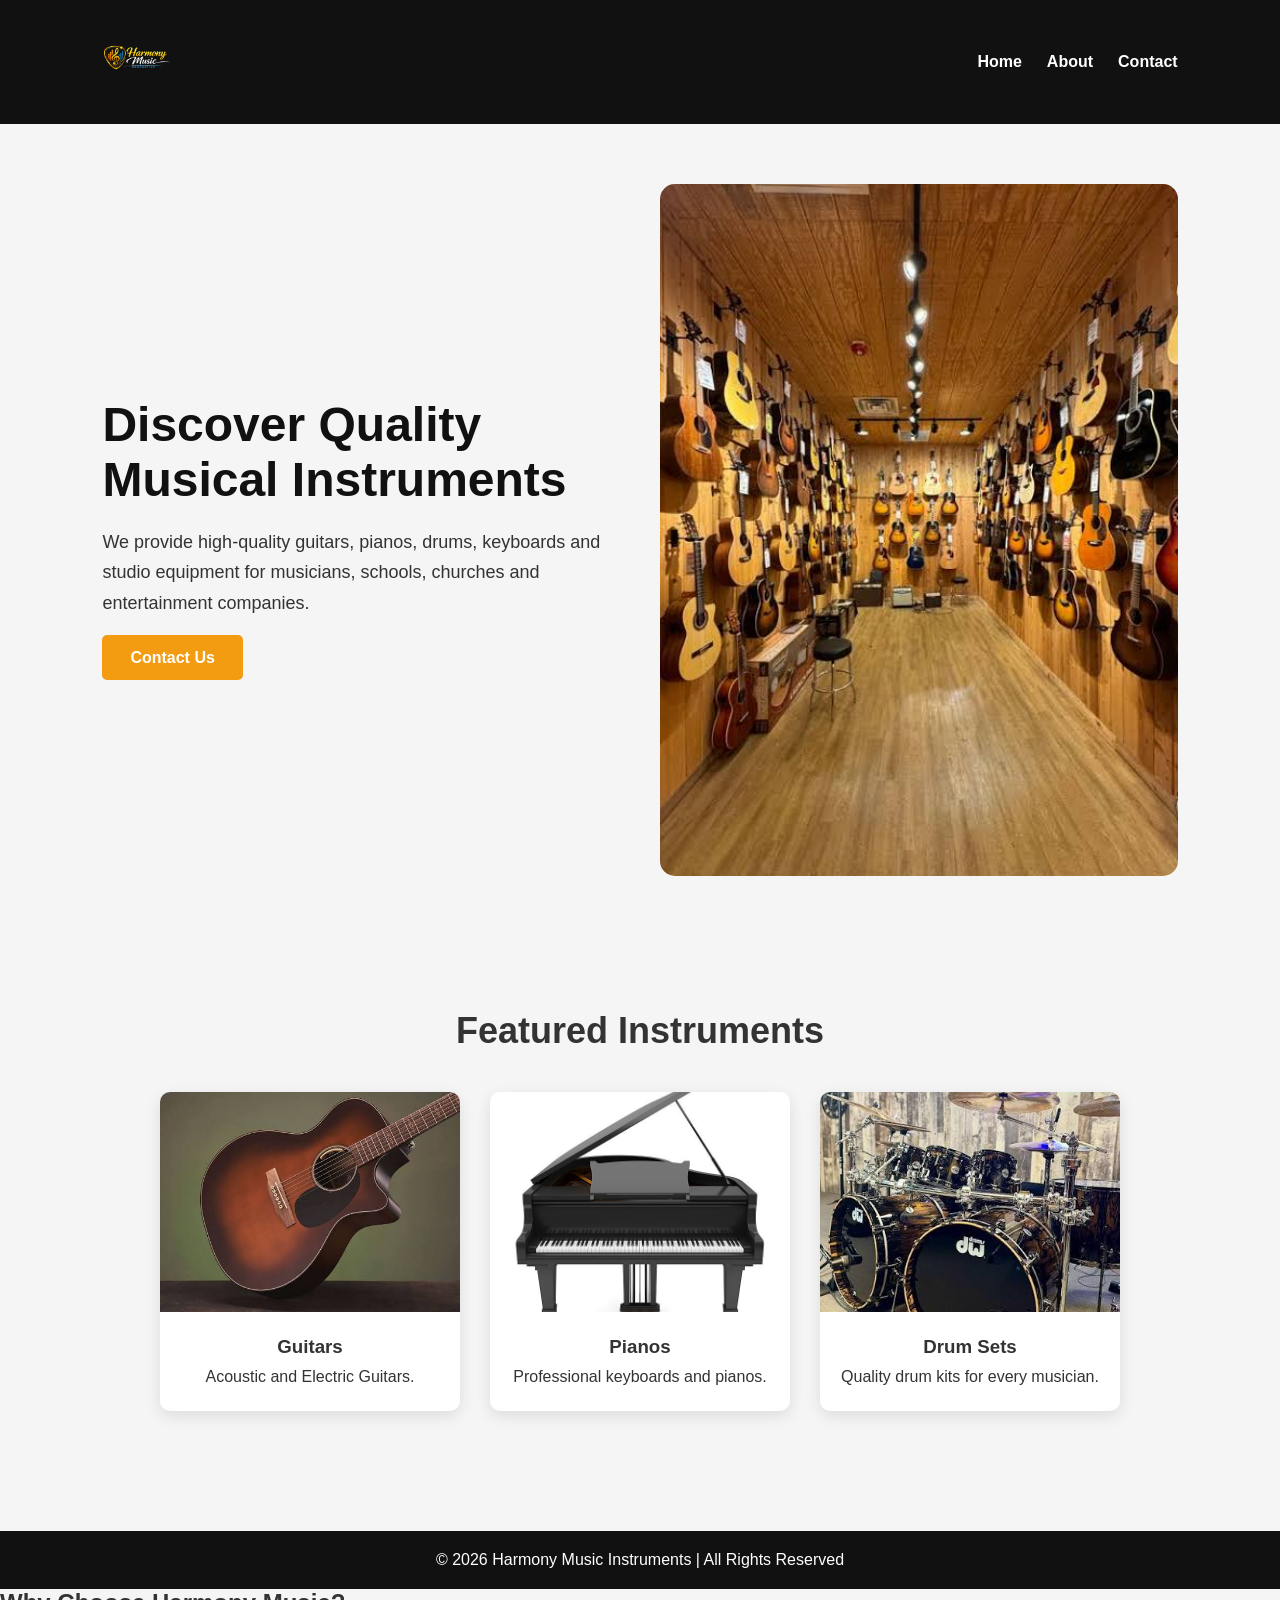
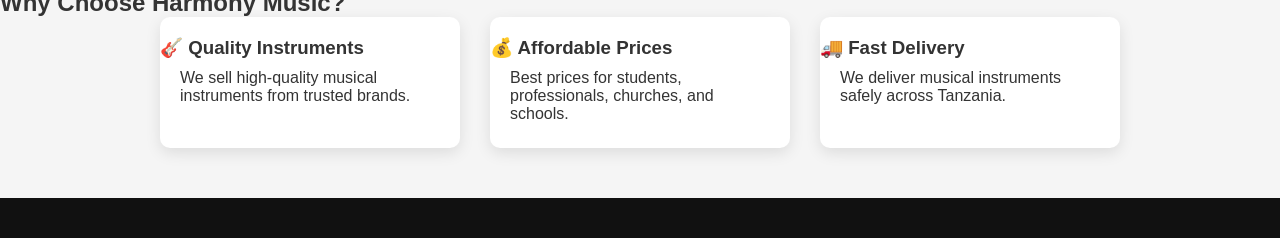
<file: index.html>
<!DOCTYPE html>
<html lang="en">
<head>
    <meta charset="UTF-8">
    <meta name="viewport" content="width=device-width, initial-scale=1.0">
    <title>Harmony Music Instruments</title>

    <link rel="stylesheet" href="style.css">
</head>
<body>

<header>

    <div class="logo">
        
    <img src="image/logo.png" alt="Harmony Music Logo">
    </div>

    <nav>
        <ul>
            <li><a href="index.html">Home</a></li>
            <li><a href="about.html">About</a></li>
            <li><a href="contact.html">Contact</a></li>
        </ul>
    </nav>

</header>

<section class="hero">

    <div class="hero-text">

        <h1>Discover Quality Musical Instruments</h1>

        <p>
            We provide high-quality guitars, pianos, drums,
            keyboards and studio equipment for musicians,
            schools, churches and entertainment companies.
        </p>

        <a href="contact.html" class="btn">
            Contact Us
        </a>

    </div>

    <div class="hero-image">

        <img src="image/hero.jpg" alt="Music Instruments">

    </div>

</section>

<section class="products">

<h2>Featured Instruments</h2>

<div class="cards">

<div class="card">

<img src="image/guitar.jpg" alt="Guitar">

<h3>Guitars</h3>

<p>Acoustic and Electric Guitars.</p>

</div>

<div class="card">

<img src="image/piano.jpg" alt="Piano">

<h3>Pianos</h3>

<p>Professional keyboards and pianos.</p>

</div>

<div class="card">

<img src="image/drums.jpg" alt="Drums">

<h3>Drum Sets</h3>

<p>Quality drum kits for every musician.</p>

</div>

</div>

</section>

<footer>

<p>
© 2026 Harmony Music Instruments | All Rights Reserved
</p>

</footer>

<script src="script.js"></script>
<section class="why-us">

    <h2>Why Choose Harmony Music?</h2>

    <div class="cards">

        <div class="card">
            <h3>🎸 Quality Instruments</h3>
            <p>We sell high-quality musical instruments from trusted brands.</p>
        </div>

        <div class="card">
            <h3>💰 Affordable Prices</h3>
            <p>Best prices for students, professionals, churches, and schools.</p>
        </div>

        <div class="card">
            <h3>🚚 Fast Delivery</h3>
            <p>We deliver musical instruments safely across Tanzania.</p>
        </div>

    </div>

</section>
</section>

<footer>

</body>
</html>
</file>
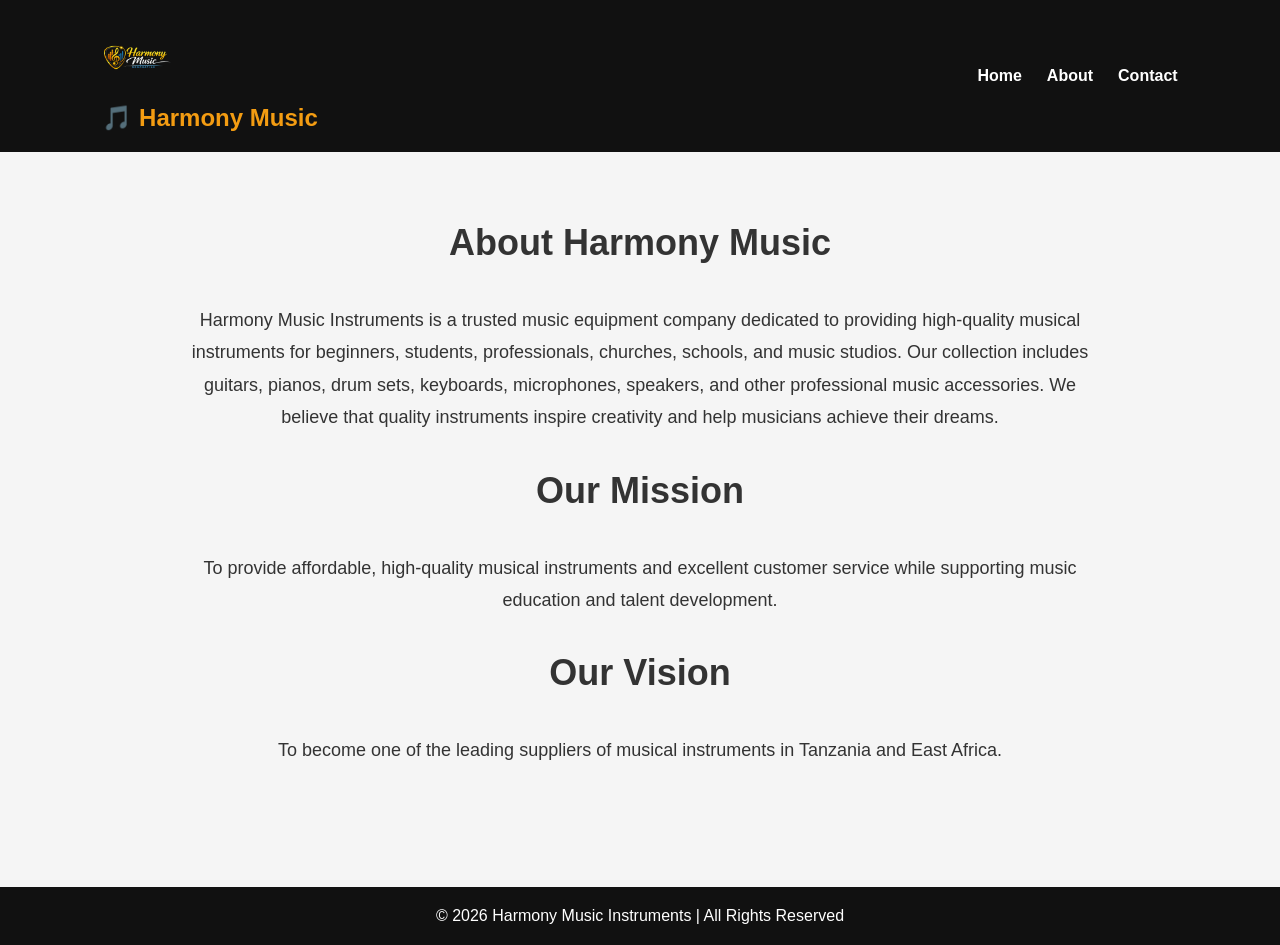
<file: about.html>
<!DOCTYPE html>
<html lang="en">
<head>
    <meta charset="UTF-8">
    <meta name="viewport" content="width=device-width, initial-scale=1.0">
    <title>About Us | Harmony Music Instruments</title>
    <link rel="stylesheet" href="style.css">
</head>
<body>

<header>

    <div class="logo">
        
      <img src="image/logo.png" alt="Harmony Music Logo">

        
            <h2>🎵 Harmony Music</h2>
    
    </div>

    <nav>
        <ul>
            <li><a href="index.html">Home</a></li>
            <li><a href="about.html">About</a></li>
            <li><a href="contact.html">Contact</a></li>
        </ul>
    </nav>

</header>

<section class="products">

    <h2>About Harmony Music</h2>

    <p style="max-width:900px; margin:auto; line-height:1.8; font-size:18px;">

        Harmony Music Instruments is a trusted music equipment company
        dedicated to providing high-quality musical instruments for
        beginners, students, professionals, churches, schools, and music studios.

        Our collection includes guitars, pianos, drum sets, keyboards,
        microphones, speakers, and other professional music accessories.

        We believe that quality instruments inspire creativity and help
        musicians achieve their dreams.

    </p>

    <br><br>

    <h2>Our Mission</h2>

    <p style="max-width:900px; margin:auto; line-height:1.8; font-size:18px;">
        To provide affordable, high-quality musical instruments and
        excellent customer service while supporting music education
        and talent development.
    </p>

    <br><br>

    <h2>Our Vision</h2>

    <p style="max-width:900px; margin:auto; line-height:1.8; font-size:18px;">
        To become one of the leading suppliers of musical instruments
        in Tanzania and East Africa.
    </p>

</section>

<footer>

<p>© 2026 Harmony Music Instruments | All Rights Reserved</p>

</footer>

</body>
</html>
</file>
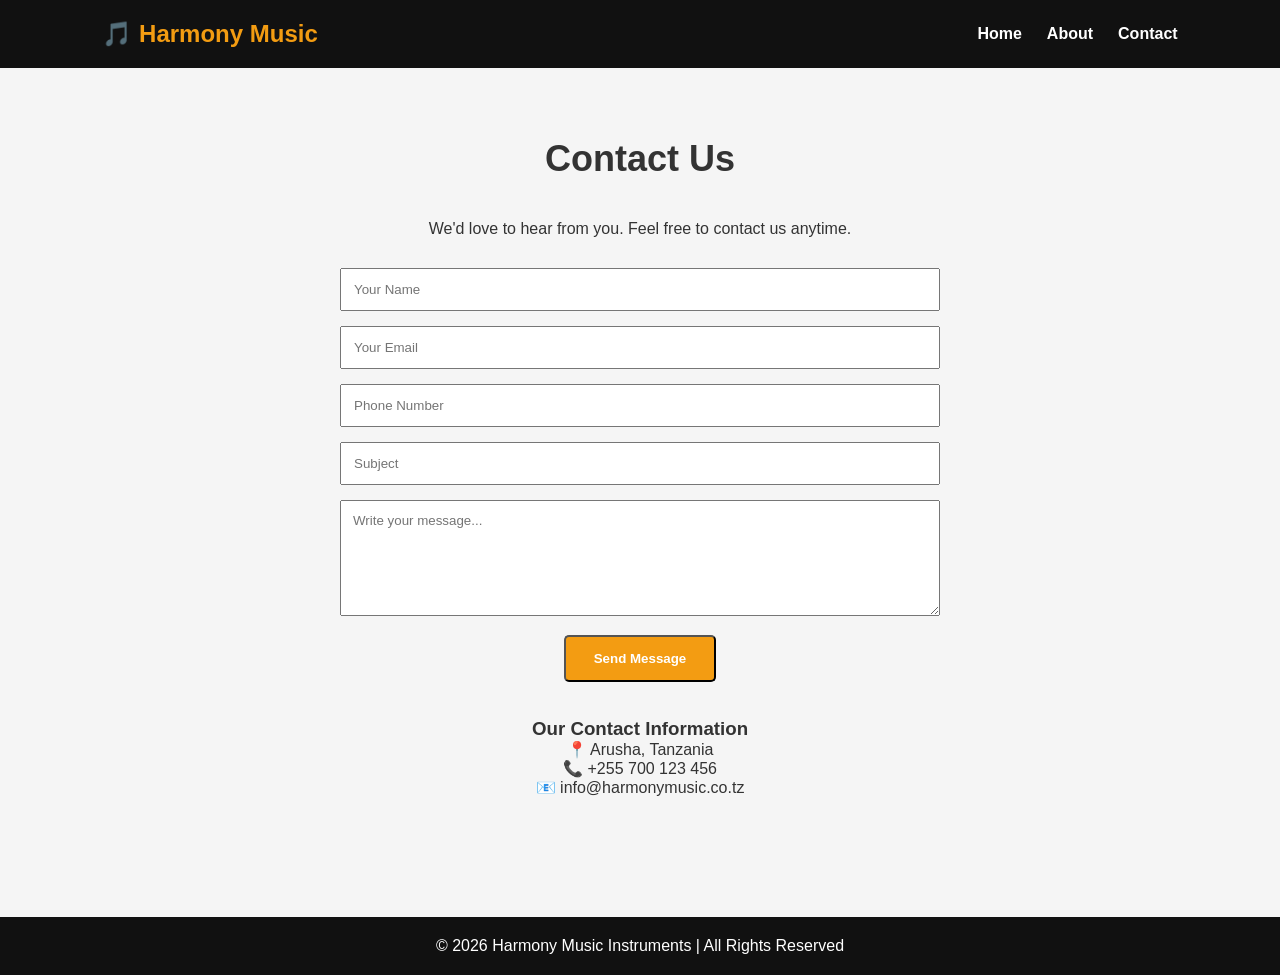
<file: contact.html>
<!DOCTYPE html>
<html lang="en">
<head>
    <meta charset="UTF-8">
    <meta name="viewport" content="width=device-width, initial-scale=1.0">
    <title>Contact Us | Harmony Music Instruments</title>
    <link rel="stylesheet" href="style.css">
</head>
<body>

<header>

    <div class="logo">
        <h2>🎵 Harmony Music</h2>
    </div>

    <nav>
        <ul>
            <li><a href="index.html">Home</a></li>
            <li><a href="about.html">About</a></li>
            <li><a href="contact.html">Contact</a></li>
        </ul>
    </nav>

</header>

<section class="products">

    <h2>Contact Us</h2>

    <p style="margin-bottom:30px;">
        We'd love to hear from you. Feel free to contact us anytime.
    </p>

    <div style="max-width:600px; margin:auto;">

        <form>

            <input type="text"
                   placeholder="Your Name"
                   required
                   style="width:100%;padding:12px;margin-bottom:15px;">

            <input type="email"
                   placeholder="Your Email"
                   required
                   style="width:100%;padding:12px;margin-bottom:15px;">
            <input type="tel"
                   placeholder="Phone Number"
                   required
                   style="width:100%;padding:12px;margin-bottom:15px;">

            <input type="text"
                   placeholder="Subject"
                   style="width:100%;padding:12px;margin-bottom:15px;">

            <textarea
                placeholder="Write your message..."
                rows="6"
                style="width:100%;padding:12px;margin-bottom:15px;"></textarea>

            <button class="btn" type="submit">
                Send Message
            </button>

        </form>

    </div>

    <br><br>

    <h3>Our Contact Information</h3>

    <p>📍 Arusha, Tanzania</p>
    <p>📞 +255 700 123 456</p>
    <p>📧 info@harmonymusic.co.tz</p>

</section>

<footer>

<p>© 2026 Harmony Music Instruments | All Rights Reserved</p>

</footer>

</body>
</html>
</file>
<file: style.css>
*{
    margin:0;
    padding:0;
    box-sizing:border-box;
    font-family:Arial, Helvetica, sans-serif;
}

body{

    background:#f5f5f5;
    color:#333;
}



header{
    background:#111;
    color:white;
    display:flex;
    justify-content:space-between;
    align-items:center;
    padding:20px 8%;
    position:sticky;
    top:0;
}

.logo h2{
    color:#f39c12;    
}
.logo img{
    width:80px;
    height:80px;
    object-fit:cover;
    border-radius:50%;
}
nav ul{
    list-style:none;
    display:flex;
}

nav ul li{
    margin-left:25px;
}

nav ul li a{
    color:white;
    text-decoration:none;
    font-weight:bold;
    transition:.3s;
}

nav ul li a:hover{
    color:#f39c12;
}



.hero{
    display:flex;
    justify-content:space-between;
    align-items:center;
    padding:60px 8%;
    gap:40px;
}

.hero-text{
    flex:1;
}

.hero-text h1{
    font-size:48px;
    margin-bottom:20px;
    color:#111;
}

.hero-text p{
    font-size:18px;
    line-height:1.7;
    margin-bottom:30px;
}

.btn{
    background:#f39c12;
    color:white;
    padding:14px 28px;
    text-decoration:none;
    border-radius:5px;
    font-weight:bold;
}

.btn:hover{
    background:#d68910;
}

.hero-image{
    flex:1;
}

.hero-image img{
    width:100%;
    border-radius:15px;
}



.products{
    padding:70px 8%;
    text-align:center;
}

.products h2{
    font-size:36px;
    margin-bottom:40px;
}

.cards{
    display:flex;
    justify-content:center;
    gap:30px;
    flex-wrap:wrap;
}

.card{
    background:white;
    width:300px;
    border-radius:10px;
    overflow:hidden;
    box-shadow:0 5px 15px rgba(0,0,0,.1);
    transition:.3s;
}

.card:hover{
    .card{
    background:white;
    width:300px;
    border-radius:10px;
    overflow:hidden;
    box-shadow:0 5px 15px rgba(0,0,0,.1);
    transition:0.4s;
}

.card:hover{
    transform:translateY(-10px) scale(1.03);
}
    
}

.card img{
    width:100%;
    height:220px;
    object-fit:cover;
}

.card h3{
    margin:20px 0 10px;
}

.card p{
    padding:0 20px 25px;
}



footer{
    background:#111;
    color:white;
    text-align:center;
    padding:20px;
    margin-top:50px;
}



@media(max-width:768px){

.hero{
    .hero{
    display:flex;
    justify-content:space-between;
    align-items:center;
    padding:60px 8%;
    gap:40px;
    background:linear-gradient(135deg,#111,#333);
    color:white;
}

.hero h1{
    color:#f39c12;
}
}

.hero-text h1{
    font-size:34px;
}

nav ul{
    flex-direction:column;
    text-align:center;
}

nav ul li{
    margin:10px 0;
}

header{
    flex-direction:column;
}


.why-us{
    padding:70px 8%;
    text-align:center;
    background:#ffffff;
}

.why-us h2{
    font-size:36px;
    margin-bottom:40px;
}

}
</file>
